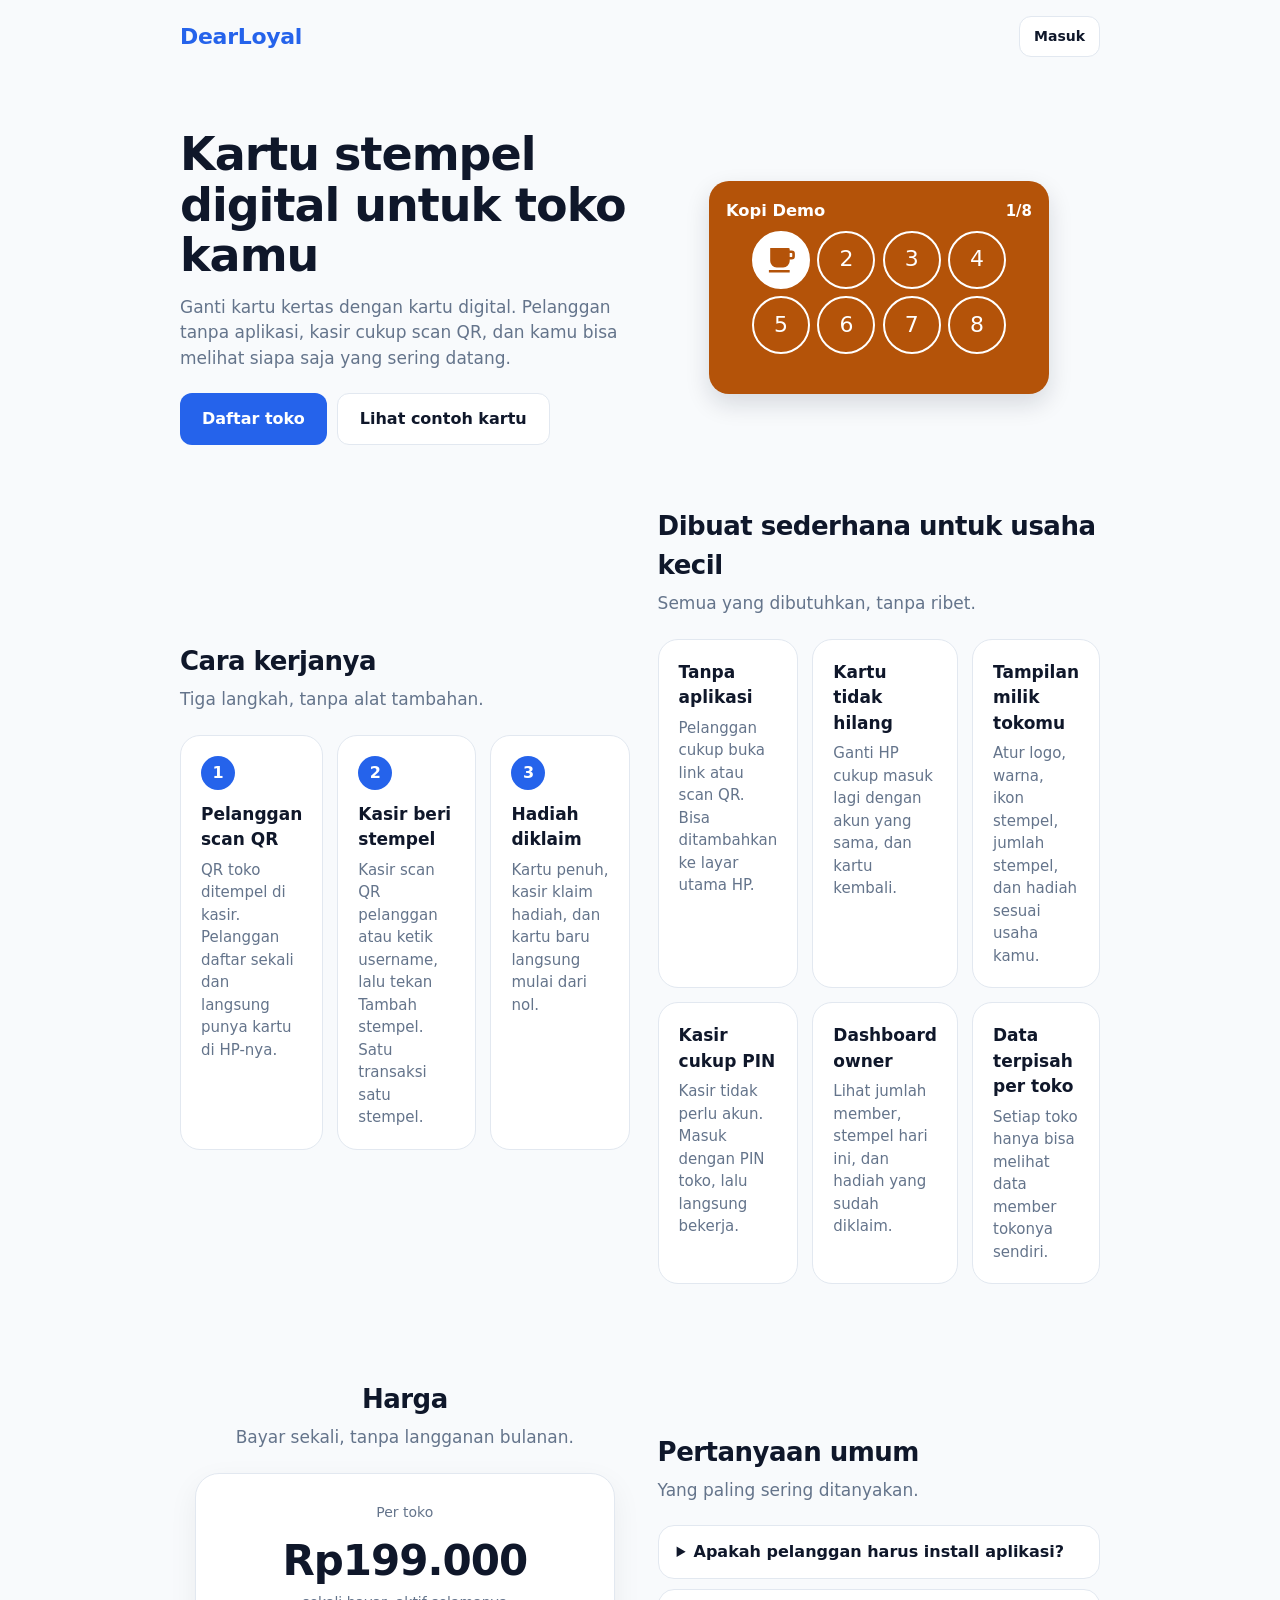
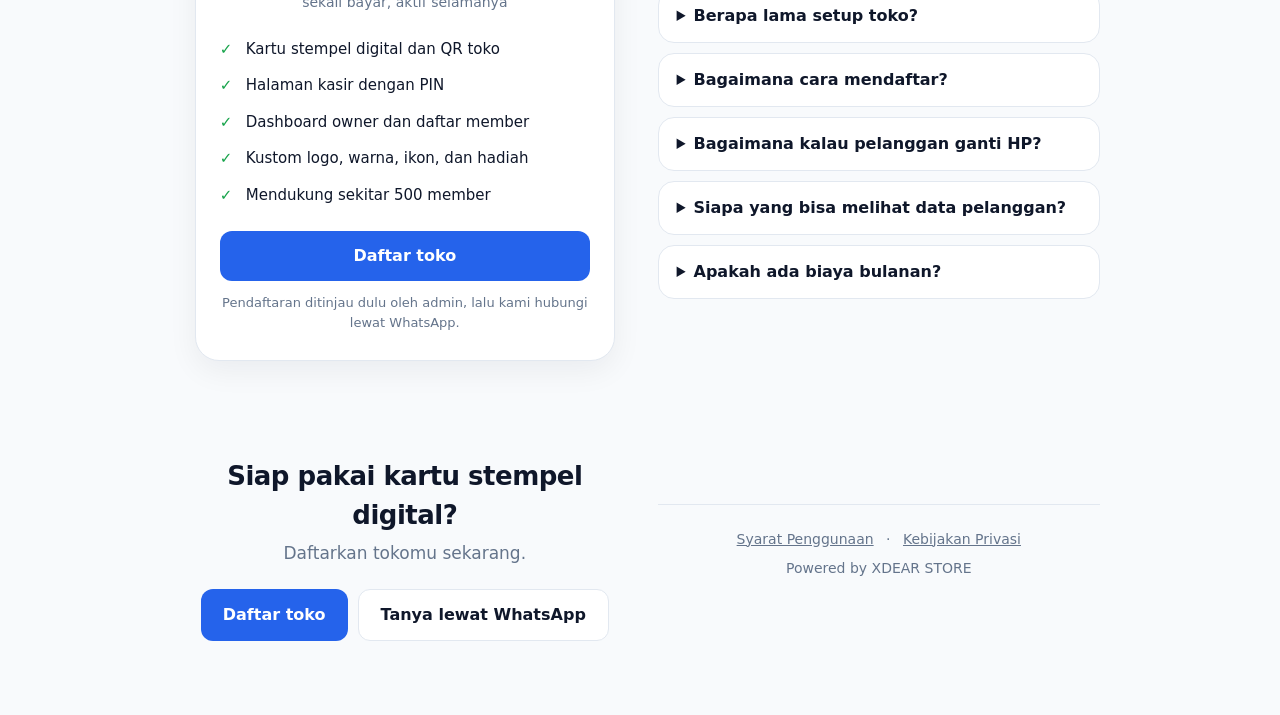
<file: index.html>
<!doctype html>
<html lang="id">
<head>
<meta charset="utf-8">
<meta name="viewport" content="width=device-width, initial-scale=1">
<title>DearLoyal | Kartu stempel digital untuk toko kamu</title>
<meta name="description" content="Kartu stempel digital untuk kafe, laundry, barbershop, dan toko kecil. Pelanggan tanpa aplikasi, setup sekitar 10 menit, bayar sekali.">
<link rel="stylesheet" href="/css/dl.css">
<script>document.documentElement.classList.add('js');</script>
<style>
  .w{max-width:960px;margin:0 auto;padding:0 20px}
  .top{display:flex;align-items:center;justify-content:space-between;padding:16px 0}
  .hero{display:grid;gap:28px;align-items:center;padding:24px 0 32px}
  @media (min-width:800px){.hero{grid-template-columns:1.1fr .9fr;padding:56px 0 40px}}
  .hero h1{font-size:clamp(30px,6vw,46px);line-height:1.1;letter-spacing:-1px;margin:0 0 14px}
  .hero p{color:var(--redup);font-size:17px;margin:0 0 22px}
  .btns{display:flex;gap:10px;flex-wrap:wrap}
  .btns .tombol{width:auto;padding:13px 22px;text-decoration:none}
  section{padding:34px 0}
  section h2{font-size:26px;letter-spacing:-.5px;margin:0 0 6px}
  .lead{color:var(--redup);margin:0 0 22px}
  .grid3{display:grid;gap:14px}
  @media (min-width:700px){.grid3{grid-template-columns:repeat(3,1fr)}}
  .fk{background:var(--kartu);border:1px solid var(--garis);border-radius:20px;padding:20px}
  .fk h3{margin:0 0 6px;font-size:17px}
  .fk p{margin:0;color:var(--redup);font-size:15px}
  .no{width:34px;height:34px;border-radius:50%;background:var(--utama);color:#fff;
    display:grid;place-items:center;font-weight:700;margin-bottom:12px}
  .harga{max-width:420px;margin:0 auto;text-align:center;background:var(--kartu);
    border:1px solid var(--garis);border-radius:24px;padding:28px 24px;
    box-shadow:0 10px 30px rgba(15,23,42,.06)}
  .harga .rp{font-size:42px;font-weight:800;letter-spacing:-1px;margin:6px 0 0}
  .harga ul{list-style:none;padding:0;margin:18px 0;text-align:left}
  .harga li{padding:7px 0 7px 26px;position:relative;font-size:15px}
  .harga li::before{content:"✓";position:absolute;left:0;color:var(--hijau);font-weight:700}
  details{background:var(--kartu);border:1px solid var(--garis);border-radius:16px;
    padding:14px 18px;margin-bottom:10px}
  summary{cursor:pointer;font-weight:600}
  details p{margin:10px 0 0;color:var(--redup);font-size:15px}
  footer{border-top:1px solid var(--garis);margin-top:24px;padding:24px 0 40px;
    font-size:14px;color:var(--redup);text-align:center}
  footer a{color:var(--redup);margin:0 8px}
  .js .rv{opacity:0;transform:translateY(18px);transition:opacity .6s ease,transform .6s ease}
  .js .rv.tampil{opacity:1;transform:none}
  .demo{max-width:340px;margin:0 auto;width:100%}
  .melayang{animation:melayang 5s ease-in-out infinite}
  @keyframes melayang{0%,100%{transform:translateY(0)}50%{transform:translateY(-8px)}}
</style>
</head>
<body>
<div class="w">
  <div class="top">
    <span class="merek">DearLoyal</span>
    <a class="tombol putih kecil" href="/masuk" style="text-decoration:none">Masuk</a>
  </div>

  <div class="hero">
    <div>
      <h1>Kartu stempel digital untuk toko kamu</h1>
      <p>Ganti kartu kertas dengan kartu digital. Pelanggan tanpa aplikasi, kasir cukup scan QR, dan kamu bisa melihat siapa saja yang sering datang.</p>
      <div class="btns">
        <a class="tombol" href="/owner">Daftar toko</a>
        <a class="tombol putih" href="/t/kopi-demo">Lihat contoh kartu</a>
      </div>
    </div>
    <div class="demo melayang">
      <div id="demoKartu"></!div>
    </div>
  </div>

  <section class="rv">
    <h2>Cara kerjanya</h2>
    <p class="lead">Tiga langkah, tanpa alat tambahan.</p>
    <div class="grid3">
      <div class="fk"><div class="no">1</div><h3>Pelanggan scan QR</h3>
        <p>QR toko ditempel di kasir. Pelanggan daftar sekali dan langsung punya kartu di HP-nya.</p></div>
      <div class="fk"><div class="no">2</div><h3>Kasir beri stempel</h3>
        <p>Kasir scan QR pelanggan atau ketik username, lalu tekan Tambah stempel. Satu transaksi satu stempel.</p></div>
      <div class="fk"><div class="no">3</div><h3>Hadiah diklaim</h3>
        <p>Kartu penuh, kasir klaim hadiah, dan kartu baru langsung mulai dari nol.</p></div>
    </div>
  </section>

  <section class="rv">
    <h2>Dibuat sederhana untuk usaha kecil</h2>
    <p class="lead">Semua yang dibutuhkan, tanpa ribet.</p>
    <div class="grid3">
      <div class="fk"><h3>Tanpa aplikasi</h3><p>Pelanggan cukup buka link atau scan QR. Bisa ditambahkan ke layar utama HP.</p></div>
      <div class="fk"><h3>Kartu tidak hilang</h3><p>Ganti HP cukup masuk lagi dengan akun yang sama, dan kartu kembali.</p></div>
      <div class="fk"><h3>Tampilan milik tokomu</h3><p>Atur logo, warna, ikon stempel, jumlah stempel, dan hadiah sesuai usaha kamu.</p></div>
      <div class="fk"><h3>Kasir cukup PIN</h3><p>Kasir tidak perlu akun. Masuk dengan PIN toko, lalu langsung bekerja.</p></div>
      <div class="fk"><h3>Dashboard owner</h3><p>Lihat jumlah member, stempel hari ini, dan hadiah yang sudah diklaim.</p></div>
      <div class="fk"><h3>Data terpisah per toko</h3><p>Setiap toko hanya bisa melihat data member tokonya sendiri.</p></div>
    </div>
  </section>

  <section class="rv">
    <h2 style="text-align:center">Harga</h2>
    <p class="lead" style="text-align:center">Bayar sekali, tanpa langganan bulanan.</p>
    <div class="harga">
      <div class="redup">Per toko</div>
      <div class="rp">Rp199.000</div>
      <div class="redup">sekali bayar, aktif selamanya</div>
      <ul>
        <li>Kartu stempel digital dan QR toko</li>
        <li>Halaman kasir dengan PIN</li>
        <li>Dashboard owner dan daftar member</li>
        <li>Kustom logo, warna, ikon, dan hadiah</li>
        <li>Mendukung sekitar 500 member</li>
      </ul>
      <a class="tombol" href="/owner" style="text-decoration:none">Daftar toko</a>
      <p class="redup" style="margin:12px 0 0;font-size:13px">Pendaftaran ditinjau dulu oleh admin, lalu kami hubungi lewat WhatsApp.</p>
    </div>
  </section>

  <section class="rv">
    <h2>Pertanyaan umum</h2>
    <p class="lead">Yang paling sering ditanyakan.</p>
    <details><summary>Apakah pelanggan harus install aplikasi?</summary>
      <p>Tidak. Pelanggan membuka link atau scan QR di browser HP, lalu masuk dengan Google atau email.</p></details>
    <details><summary>Berapa lama setup toko?</summary>
      <p>Sekitar 10 menit: unggah logo, pilih warna dan ikon, atur hadiah, buat PIN kasir, lalu cetak QR toko.</p></details>
    <details><summary>Bagaimana cara mendaftar?</summary>
      <p>Tekan Daftar toko, masuk dengan Google atau email, dan isi data toko. Admin akan menghubungi lewat WhatsApp, lalu setelah disetujui kamu bisa mulai setup.</p></details>
    <details><summary>Bagaimana kalau pelanggan ganti HP?</summary>
      <p>Cukup masuk lagi dengan akun yang sama. Kartu dan stempelnya masih ada.</p></details>
    <details><summary>Siapa yang bisa melihat data pelanggan?</summary>
      <p>Kasir hanya melihat nama dan jumlah stempel. Owner melihat nama, username, ID, dan stempel member tokonya. Email dan nomor HP pelanggan tidak ditampilkan.</p></details>
    <details><summary>Apakah ada biaya bulanan?</summary>
      <p>Tidak. Biaya per toko dibayar sekali dan toko aktif selamanya.</p></details>
  </section>

  <section class="rv" style="text-align:center">
    <h2>Siap pakai kartu stempel digital?</h2>
    <p class="lead">Daftarkan tokomu sekarang.</p>
    <div class="btns" style="justify-content:center">
      <a class="tombol" href="/owner">Daftar toko</a>
      <a class="tombol putih" id="waLink" href="/masuk" target="_blank" rel="noopener">Tanya lewat WhatsApp</a>
    </div>
  </section>

  <footer>
    <div><a href="/syarat">Syarat Penggunaan</a> · <a href="/privasi">Kebijakan Privasi</a></div>
    <div style="margin-top:8px">Powered by XDEAR STORE</div>
  </footer>
</div>

<script src="/js/config.js"></script>
<script src="/js/ui.js"></script>
<script>
/* tombol WhatsApp */
(function () {
  const wa = document.getElementById('waLink');
  const d = String((window.DL && DL.ADMIN_WA) || '').replace(/[^0-9]/g, '');
  if (d) wa.href = 'https://wa.me/' + d;
  else wa.style.display = 'none';
})();

/* muncul saat di-scroll */
(function () {
  const semua = document.querySelectorAll('.rv');
  if (!('IntersectionObserver' in window)) {
    semua.forEach(e => e.classList.add('tampil'));
    return;
  }
  const o = new IntersectionObserver((daftar) => {
    daftar.forEach(x => { if (x.isIntersecting) { x.target.classList.add('tampil'); o.unobserve(x.target); } });
  }, { threshold: 0.12 });
  semua.forEach(e => o.observe(e));
})();

/* kartu contoh: stempel terisi satu per satu */
(function () {
  const total = 8;
  const kartu = document.getElementById('demoKartu');
  kartu.innerHTML = kartuDesain({
    nama: 'Kopi Demo', warna: '#b45309', ikon: 'kopi', isi: 0, target: total,
    hadiah: 'Gratis 1 kopi susu', desain: { tampil: { hadiah: true } }
  });
  const bulat = kartu.querySelectorAll('.kd-st');
  const hitung = kartu.querySelector('.kd-jml');
  const kurang = window.matchMedia && matchMedia('(prefers-reduced-motion: reduce)').matches;
  let n = 0;

  function atur(k) {
    bulat.forEach((b, i) => {
      if (i < k) { b.classList.add('isi'); b.innerHTML = svgIkon('kopi'); }
      else { b.classList.remove('isi'); b.textContent = String(i + 1); }
    });
    hitung.textContent = k + '/' + total;
  }
  if (kurang) { atur(5); return; }
  setInterval(() => {
    if (n < total) n++;
    else n = 0;
    atur(n);
  }, 900);
})();
</script>
</body>
</html>
</file>
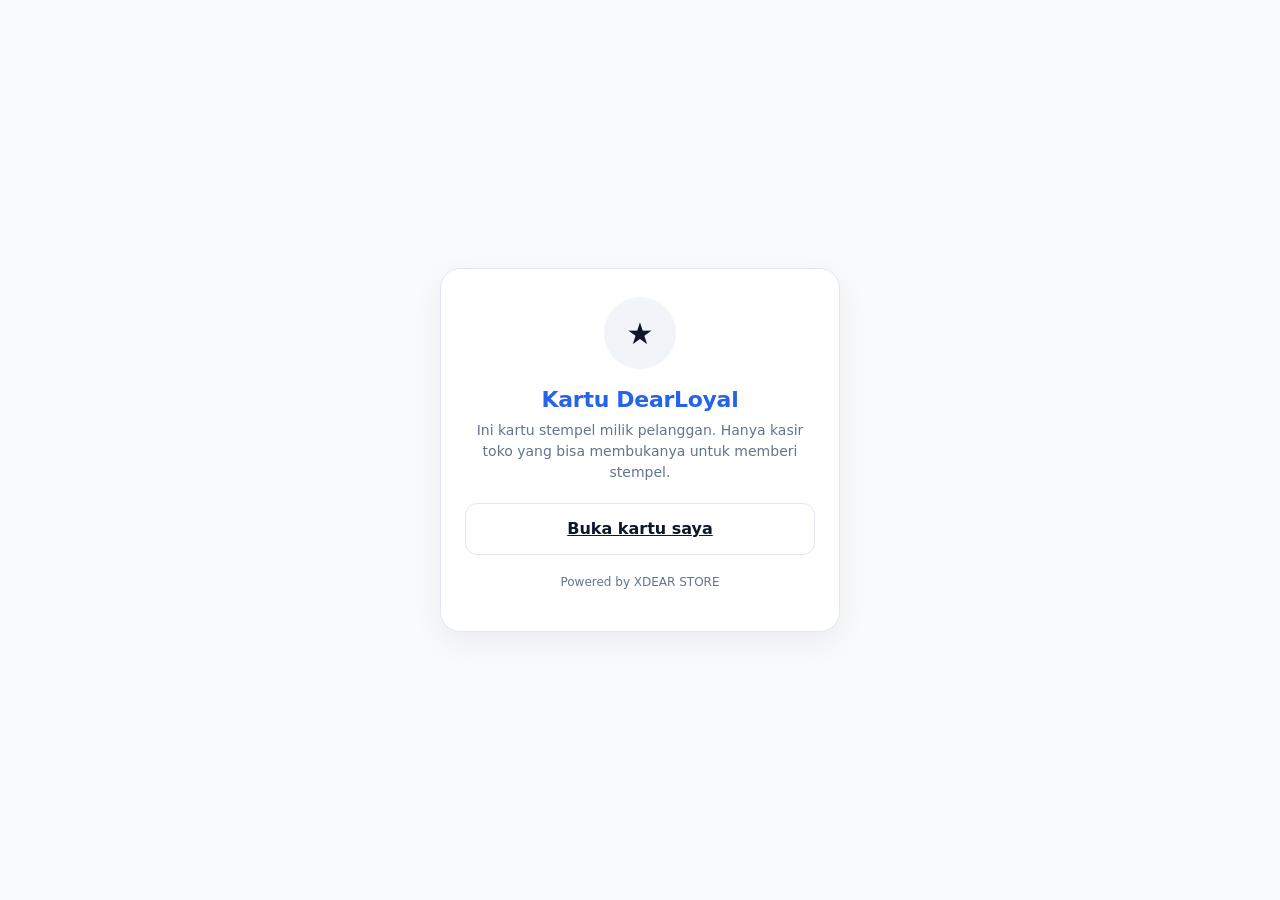
<file: c.html>
<!doctype html>
<html lang="id">
<head>
<meta charset="utf-8">
<meta name="viewport" content="width=device-width, initial-scale=1">
<meta name="robots" content="noindex">
<title>Kartu DearLoyal</title>
<link rel="stylesheet" href="/css/dl.css">
</head>
<body>
<div class="tengah">
  <div class="panel pusat">
    <div class="ikon-besar">★</div>
    <h1 class="merek">Kartu DearLoyal</h1>
    <p class="sub">Ini kartu stempel milik pelanggan. Hanya kasir toko yang bisa membukanya untuk memberi stempel.</p>
    <a class="tombol putih" href="/kartu">Buka kartu saya</a>
    <p class="foot">Powered by XDEAR STORE</p>
  </div>
</div>
</body>
</html>
</file>
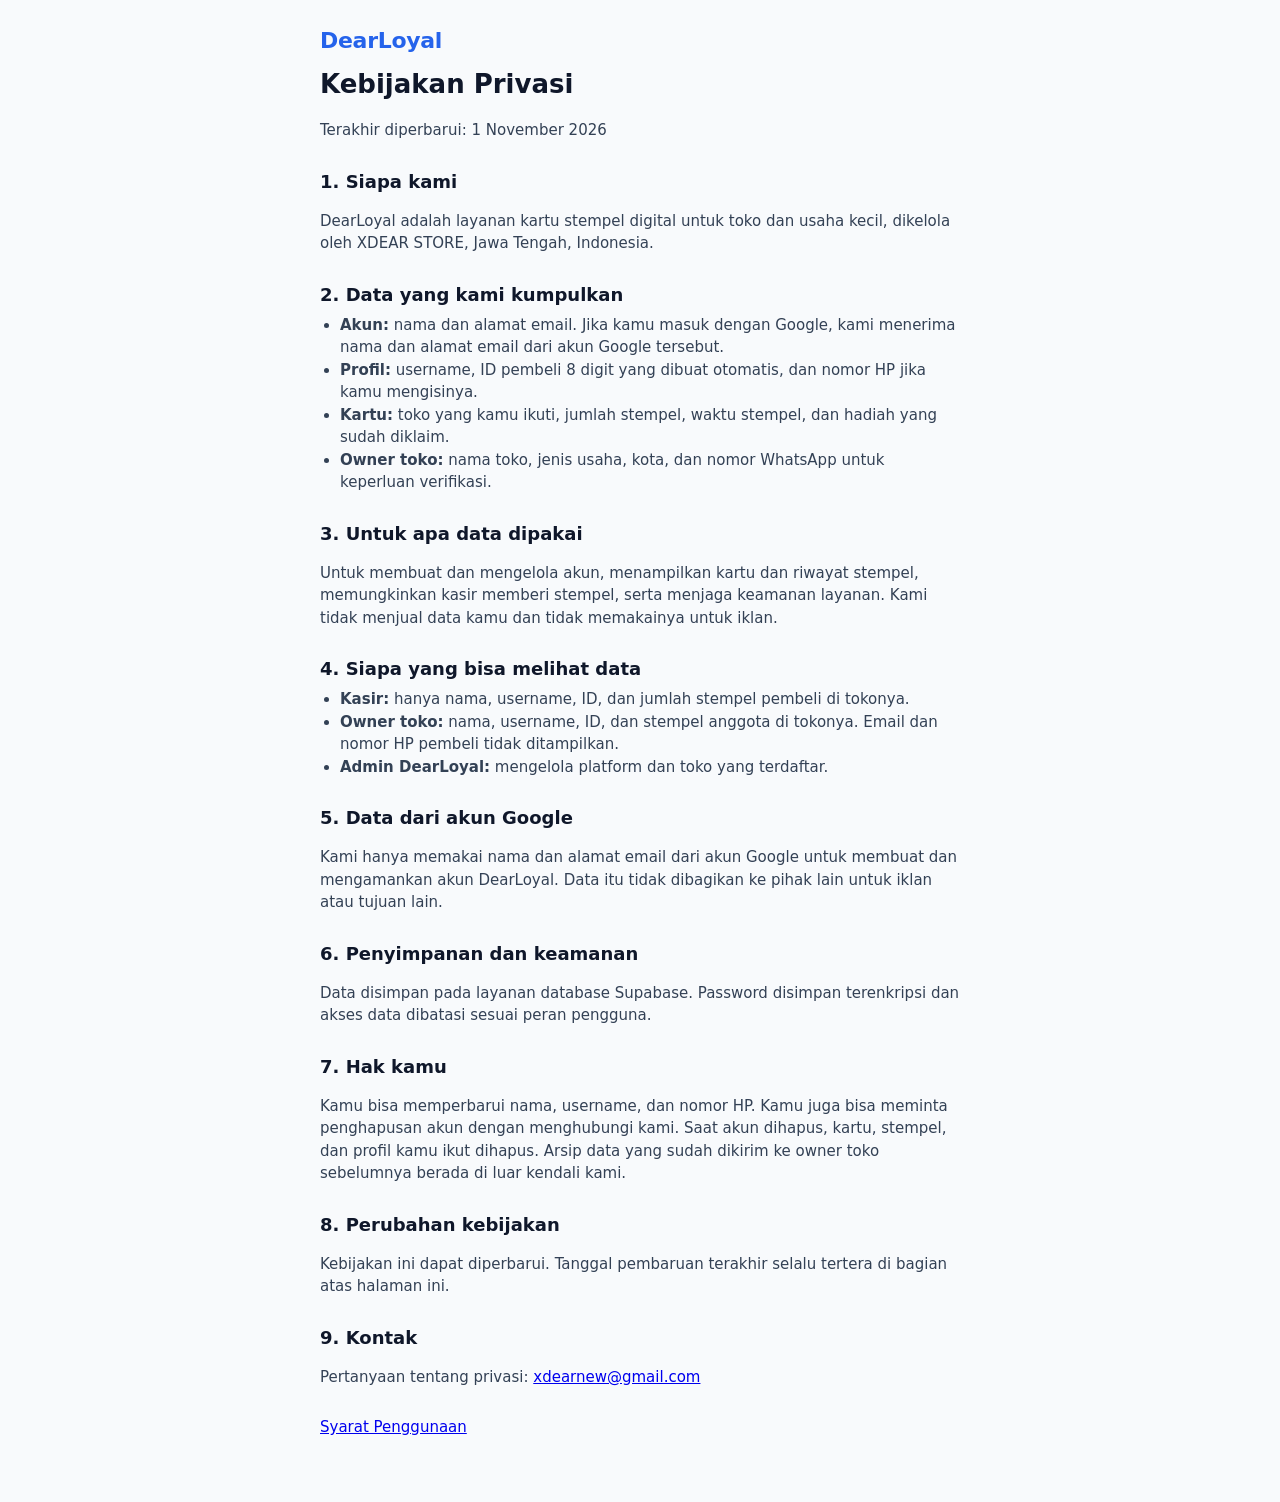
<file: privasi.html>
<!doctype html>
<html lang="id">
<head>
<meta charset="utf-8">
<meta name="viewport" content="width=device-width, initial-scale=1">
<title>Kebijakan Privasi | DearLoyal</title>
<link rel="stylesheet" href="/css/dl.css">
<style>
  .teks{max-width:680px;margin:0 auto;padding:24px 20px 48px}
  .teks h1{font-size:26px;margin:8px 0 4px}
  .teks h2{font-size:18px;margin:26px 0 6px}
  .teks p,.teks li{color:#334155;font-size:15px}
  .teks ul{padding-left:20px;margin:6px 0}
</style>
</head>
<body>
<div class="teks">
  <a href="/" class="merek" style="text-decoration:none">DearLoyal</a>
  <h1>Kebijakan Privasi</h1>
  <p class="redup">Terakhir diperbarui: 1 November 2026</p>

  <h2>1. Siapa kami</h2>
  <p>DearLoyal adalah layanan kartu stempel digital untuk toko dan usaha kecil, dikelola oleh XDEAR STORE, Jawa Tengah, Indonesia.</p>

  <h2>2. Data yang kami kumpulkan</h2>
  <ul>
    <li><strong>Akun:</strong> nama dan alamat email. Jika kamu masuk dengan Google, kami menerima nama dan alamat email dari akun Google tersebut.</li>
    <li><strong>Profil:</strong> username, ID pembeli 8 digit yang dibuat otomatis, dan nomor HP jika kamu mengisinya.</li>
    <li><strong>Kartu:</strong> toko yang kamu ikuti, jumlah stempel, waktu stempel, dan hadiah yang sudah diklaim.</li>
    <li><strong>Owner toko:</strong> nama toko, jenis usaha, kota, dan nomor WhatsApp untuk keperluan verifikasi.</li>
  </ul>

  <h2>3. Untuk apa data dipakai</h2>
  <p>Untuk membuat dan mengelola akun, menampilkan kartu dan riwayat stempel, memungkinkan kasir memberi stempel, serta menjaga keamanan layanan. Kami tidak menjual data kamu dan tidak memakainya untuk iklan.</p>

  <h2>4. Siapa yang bisa melihat data</h2>
  <ul>
    <li><strong>Kasir:</strong> hanya nama, username, ID, dan jumlah stempel pembeli di tokonya.</li>
    <li><strong>Owner toko:</strong> nama, username, ID, dan stempel anggota di tokonya. Email dan nomor HP pembeli tidak ditampilkan.</li>
    <li><strong>Admin DearLoyal:</strong> mengelola platform dan toko yang terdaftar.</li>
  </ul>

  <h2>5. Data dari akun Google</h2>
  <p>Kami hanya memakai nama dan alamat email dari akun Google untuk membuat dan mengamankan akun DearLoyal. Data itu tidak dibagikan ke pihak lain untuk iklan atau tujuan lain.</p>

  <h2>6. Penyimpanan dan keamanan</h2>
  <p>Data disimpan pada layanan database Supabase. Password disimpan terenkripsi dan akses data dibatasi sesuai peran pengguna.</p>

  <h2>7. Hak kamu</h2>
  <p>Kamu bisa memperbarui nama, username, dan nomor HP. Kamu juga bisa meminta penghapusan akun dengan menghubungi kami. Saat akun dihapus, kartu, stempel, dan profil kamu ikut dihapus. Arsip data yang sudah dikirim ke owner toko sebelumnya berada di luar kendali kami.</p>

  <h2>8. Perubahan kebijakan</h2>
  <p>Kebijakan ini dapat diperbarui. Tanggal pembaruan terakhir selalu tertera di bagian atas halaman ini.</p>

  <h2>9. Kontak</h2>
  <p>Pertanyaan tentang privasi: <a href="mailto:xdearnew@gmail.com">xdearnew@gmail.com</a></p>

  <p style="margin-top:28px"><a href="/syarat">Syarat Penggunaan</a></p>
</div>
</body>
</html>
</file>
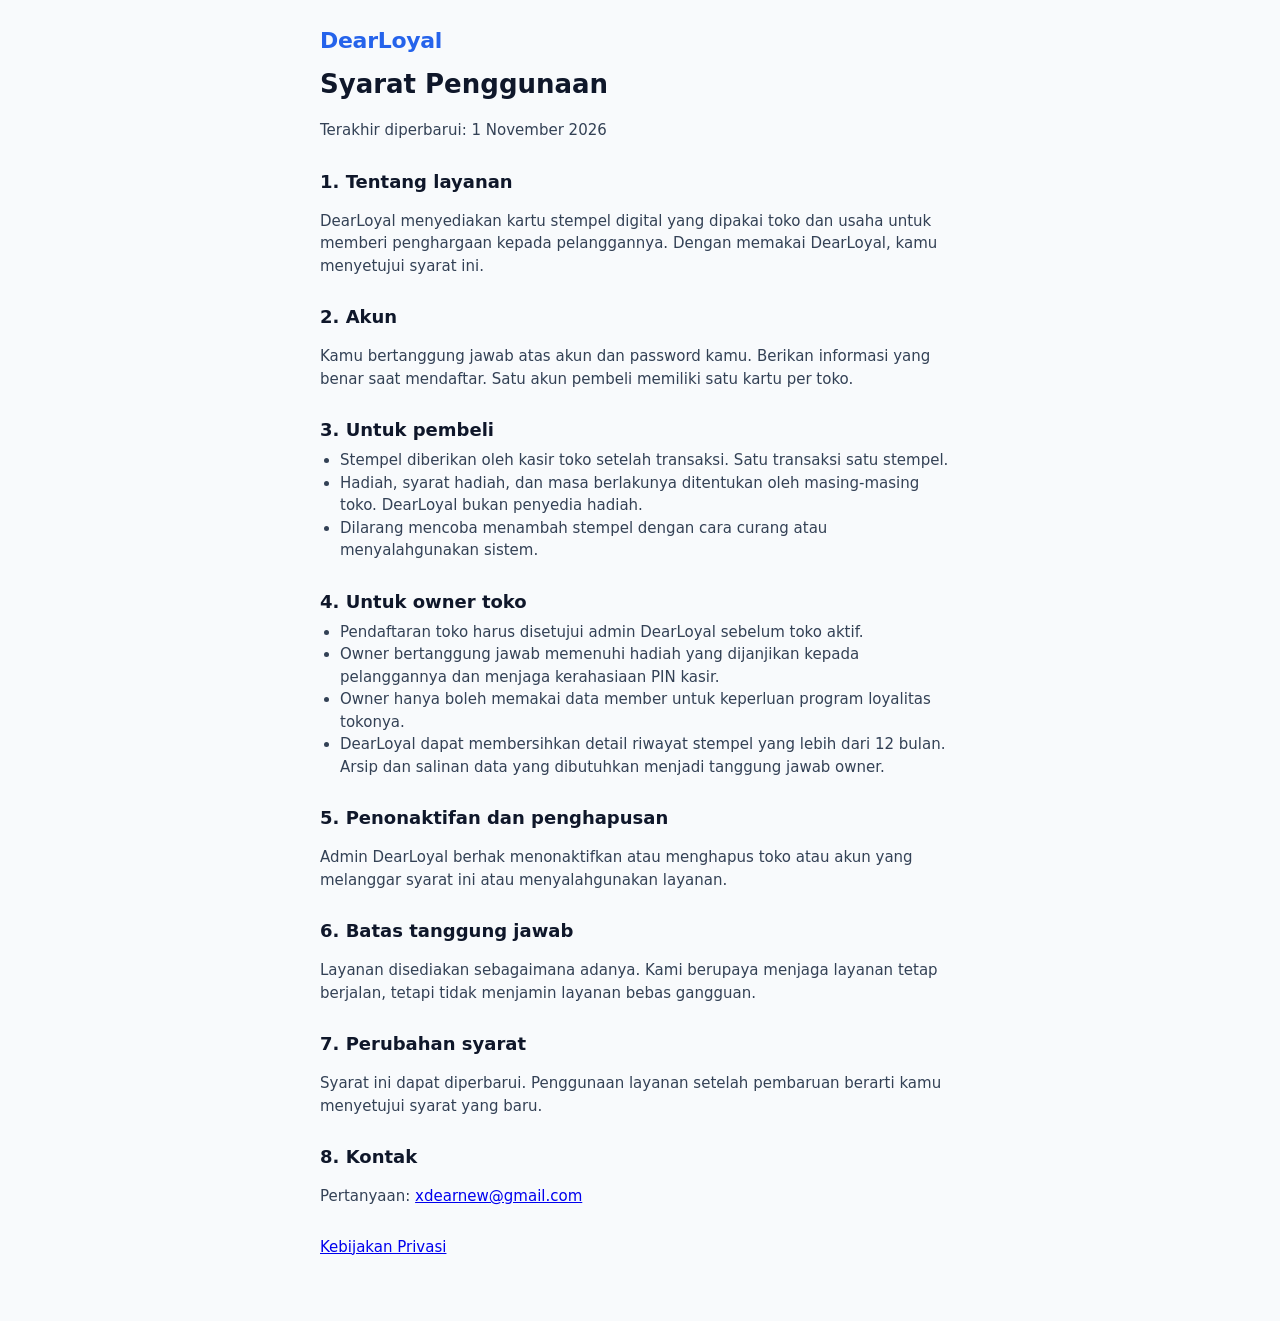
<file: syarat.html>
<!doctype html>
<html lang="id">
<head>
<meta charset="utf-8">
<meta name="viewport" content="width=device-width, initial-scale=1">
<title>Syarat Penggunaan | DearLoyal</title>
<link rel="stylesheet" href="/css/dl.css">
<style>
  .teks{max-width:680px;margin:0 auto;padding:24px 20px 48px}
  .teks h1{font-size:26px;margin:8px 0 4px}
  .teks h2{font-size:18px;margin:26px 0 6px}
  .teks p,.teks li{color:#334155;font-size:15px}
  .teks ul{padding-left:20px;margin:6px 0}
</style>
</head>
<body>
<div class="teks">
  <a href="/" class="merek" style="text-decoration:none">DearLoyal</a>
  <h1>Syarat Penggunaan</h1>
  <p class="redup">Terakhir diperbarui: 1 November 2026</p>

  <h2>1. Tentang layanan</h2>
  <p>DearLoyal menyediakan kartu stempel digital yang dipakai toko dan usaha untuk memberi penghargaan kepada pelanggannya. Dengan memakai DearLoyal, kamu menyetujui syarat ini.</p>

  <h2>2. Akun</h2>
  <p>Kamu bertanggung jawab atas akun dan password kamu. Berikan informasi yang benar saat mendaftar. Satu akun pembeli memiliki satu kartu per toko.</p>

  <h2>3. Untuk pembeli</h2>
  <ul>
    <li>Stempel diberikan oleh kasir toko setelah transaksi. Satu transaksi satu stempel.</li>
    <li>Hadiah, syarat hadiah, dan masa berlakunya ditentukan oleh masing-masing toko. DearLoyal bukan penyedia hadiah.</li>
    <li>Dilarang mencoba menambah stempel dengan cara curang atau menyalahgunakan sistem.</li>
  </ul>

  <h2>4. Untuk owner toko</h2>
  <ul>
    <li>Pendaftaran toko harus disetujui admin DearLoyal sebelum toko aktif.</li>
    <li>Owner bertanggung jawab memenuhi hadiah yang dijanjikan kepada pelanggannya dan menjaga kerahasiaan PIN kasir.</li>
    <li>Owner hanya boleh memakai data member untuk keperluan program loyalitas tokonya.</li>
    <li>DearLoyal dapat membersihkan detail riwayat stempel yang lebih dari 12 bulan. Arsip dan salinan data yang dibutuhkan menjadi tanggung jawab owner.</li>
  </ul>

  <h2>5. Penonaktifan dan penghapusan</h2>
  <p>Admin DearLoyal berhak menonaktifkan atau menghapus toko atau akun yang melanggar syarat ini atau menyalahgunakan layanan.</p>

  <h2>6. Batas tanggung jawab</h2>
  <p>Layanan disediakan sebagaimana adanya. Kami berupaya menjaga layanan tetap berjalan, tetapi tidak menjamin layanan bebas gangguan.</p>

  <h2>7. Perubahan syarat</h2>
  <p>Syarat ini dapat diperbarui. Penggunaan layanan setelah pembaruan berarti kamu menyetujui syarat yang baru.</p>

  <h2>8. Kontak</h2>
  <p>Pertanyaan: <a href="mailto:xdearnew@gmail.com">xdearnew@gmail.com</a></p>

  <p style="margin-top:28px"><a href="/privasi">Kebijakan Privasi</a></p>
</div>
</body>
</html>
</file>
<file: css/dl.css>
:root{
  --utama:#2563eb; --utama-gelap:#1d4ed8;
  --bg:#f8fafc; --kartu:#ffffff; --teks:#0f172a; --redup:#64748b;
  --garis:#e2e8f0; --merah:#dc2626; --hijau:#16a34a;
}
*{box-sizing:border-box}
html{-webkit-text-size-adjust:100%}
body{margin:0;min-height:100vh;background:var(--bg);color:var(--teks);
  font-family:system-ui,-apple-system,"Segoe UI",Roboto,sans-serif;line-height:1.5}
@keyframes muncul{from{opacity:0;transform:translateY(12px)}to{opacity:1;transform:none}}

.tengah{min-height:100vh;display:grid;place-items:center;padding:20px}
.panel{width:100%;max-width:400px;background:var(--kartu);border:1px solid var(--garis);
  border-radius:20px;padding:28px 24px;box-shadow:0 10px 30px rgba(15,23,42,.06);
  animation:muncul .45s ease both}
.merek{font-size:22px;font-weight:700;letter-spacing:-.3px;color:var(--utama);margin:0}
.sub{margin:4px 0 20px;color:var(--redup);font-size:14px}

.tab{display:grid;grid-template-columns:1fr 1fr;background:#f1f5f9;
  border-radius:12px;padding:4px;margin-bottom:18px}
.tab button{border:0;background:transparent;padding:10px;border-radius:9px;
  font:inherit;font-weight:600;color:var(--redup);cursor:pointer;
  transition:background .2s,color .2s,box-shadow .2s}
.tab button.aktif{background:#fff;color:var(--teks);box-shadow:0 1px 4px rgba(15,23,42,.1)}

.tombol{display:flex;align-items:center;justify-content:center;gap:10px;width:100%;
  border:0;border-radius:12px;padding:13px 16px;font:inherit;font-weight:600;
  cursor:pointer;background:var(--utama);color:#fff;
  transition:background .2s,transform .12s,opacity .2s}
.tombol:hover{background:var(--utama-gelap)}
.tombol:active{transform:scale(.98)}
.tombol:disabled{opacity:.6;cursor:not-allowed}
.tombol.putih{background:#fff;color:var(--teks);border:1px solid var(--garis)}
.tombol.putih:hover{background:#f8fafc}
.tombol.kecil{width:auto;padding:9px 14px;font-size:14px}
.g{font-weight:800;color:#4285f4;font-size:18px}

.pisah{display:flex;align-items:center;gap:12px;margin:18px 0;color:var(--redup);font-size:13px}
.pisah::before,.pisah::after{content:"";flex:1;height:1px;background:var(--garis)}

label{display:block;font-size:13px;font-weight:600;margin:0 0 6px}
input{width:100%;padding:12px 14px;border:1px solid var(--garis);border-radius:12px;
  font:inherit;background:#fff;color:var(--teks);
  transition:border-color .2s,box-shadow .2s}
input:focus{outline:none;border-color:var(--utama);box-shadow:0 0 0 3px rgba(37,99,235,.15)}
.baris{margin-bottom:14px}

.pesan{display:none;margin-top:14px;padding:11px 13px;border-radius:12px;font-size:14px}
.pesan.tampil{display:block;animation:muncul .3s ease both}
.pesan.galat{background:#fef2f2;color:var(--merah)}
.pesan.ok{background:#f0fdf4;color:var(--hijau)}

.hal{max-width:560px;margin:0 auto;padding:20px}
.atas{display:flex;align-items:center;justify-content:space-between;margin-bottom:20px}
.kartu-profil{background:var(--kartu);border:1px solid var(--garis);border-radius:20px;
  padding:22px;animation:muncul .45s ease both}
.kartu-profil h2{margin:0;font-size:20px}
.redup{color:var(--redup);font-size:14px}
.id{margin-top:14px;font-size:26px;font-weight:700;letter-spacing:2px}
.kosong{margin-top:16px;padding:28px 16px;text-align:center;
  border:1px dashed var(--garis);border-radius:20px;color:var(--redup);
  animation:muncul .55s ease both}

@media (prefers-reduced-motion:reduce){
  *{animation:none!important;transition:none!important}
}

/* Kartu stempel */
.daftar{display:grid;gap:14px;margin-top:16px}
.kt{display:block;text-decoration:none;color:#fff;border-radius:20px;padding:18px;
  background:linear-gradient(135deg,var(--w,#2563eb),color-mix(in srgb,var(--w,#2563eb) 65%,#000));
  box-shadow:0 10px 24px rgba(15,23,42,.14);animation:muncul .5s ease both;
  transition:transform .15s}
a.kt:active{transform:scale(.985)}
.kt.mati{filter:grayscale(1);opacity:.7}
.kt-atas{display:flex;justify-content:space-between;align-items:center;font-size:17px;margin-bottom:14px}
.kt-info{margin-top:14px;font-size:13px;opacity:.92}
.stg{display:grid;gap:10px}
.st{aspect-ratio:1;display:grid;place-items:center;border-radius:50%;
  border:2px dashed rgba(255,255,255,.55);font-size:14px;color:rgba(255,255,255,.75);
  animation:muncul .4s ease both}
.st.isi{background:#fff;border:2px solid #fff;color:var(--w,#2563eb);font-size:20px;
  animation:cap .45s cubic-bezier(.2,1.4,.4,1) both}
@keyframes cap{from{opacity:0;transform:scale(1.8) rotate(-20deg)}to{opacity:1;transform:none}}

/* Halaman toko */
.pusat{text-align:center}
.ikon-besar{width:72px;height:72px;margin:0 auto 14px;display:grid;place-items:center;
  border-radius:50%;background:#f1f5f9;font-size:30px;animation:denyut 2s ease-in-out infinite}
@keyframes denyut{0%,100%{transform:scale(1)}50%{transform:scale(1.08)}}
.hadiah{margin:16px 0;padding:12px;border-radius:12px;background:#f8fafc;
  border:1px solid var(--garis);font-size:14px}
.foot{margin-top:18px;font-size:12px;color:var(--redup)}

/* QR pembeli */
.qr-kotak{margin-top:16px;background:var(--kartu);border:1px solid var(--garis);
  border-radius:20px;padding:20px;text-align:center;animation:muncul .5s ease both}
#qr svg{width:100%;max-width:240px;height:auto;border-radius:12px;border:1px solid var(--garis)}
.qr-kotak .redup{margin:12px 0}

/* Kasir */
.pin{text-align:center;font-size:24px;letter-spacing:8px}
.hasil{margin-top:16px;background:var(--kartu);border:1px solid var(--garis);
  border-radius:20px;padding:18px;animation:muncul .4s ease both}
.hasil h2{margin:0;font-size:20px}
.aksi{display:grid;gap:10px;margin-top:14px}
.tombol.merah{background:#fff;color:var(--merah);border:1px solid #fecaca}
.tombol.merah:hover{background:#fef2f2}
.tombol.hijau{background:var(--hijau)}
.tombol.hijau:hover{background:#15803d}
.cari{display:grid;grid-template-columns:1fr auto;gap:8px}
.scan{position:fixed;inset:0;background:#000;z-index:50;display:none;flex-direction:column}
.scan.tampil{display:flex}
.scan video{flex:1;width:100%;min-height:0;object-fit:cover}
.scan .bawah{padding:16px;text-align:center;color:#fff}

/* Admin */
.lebar{max-width:1000px}
.chips{display:flex;gap:8px;flex-wrap:wrap;margin:0 0 16px}
.chip{border:1px solid var(--garis);background:#fff;border-radius:999px;padding:8px 14px;
  font:inherit;font-size:14px;cursor:pointer;color:var(--redup);transition:all .2s}
.chip.aktif{background:var(--teks);color:#fff;border-color:var(--teks)}
.grid-tk{display:grid;grid-template-columns:repeat(auto-fill,minmax(300px,1fr));gap:14px}
.tk{background:var(--kartu);border:1px solid var(--garis);border-radius:16px;
  padding:16px;animation:muncul .4s ease both}
.tk h3{margin:0 0 4px;font-size:17px}
.tk .meta{font-size:13px;color:var(--redup);margin:2px 0;word-break:break-word}
.tk .aksi{grid-template-columns:repeat(auto-fit,minmax(120px,1fr))}
.badge{display:inline-block;padding:3px 10px;border-radius:999px;font-size:12px;font-weight:600}
.badge.menunggu{background:#fef3c7;color:#92400e}
.badge.aktif{background:#dcfce7;color:#166534}
.badge.nonaktif{background:#e2e8f0;color:#334155}
.badge.ditolak{background:#fee2e2;color:#991b1b}

/* Owner */
select{width:100%;padding:12px 14px;border:1px solid var(--garis);border-radius:12px;
  font:inherit;background:#fff;color:var(--teks)}
.cek{display:flex;gap:8px;align-items:flex-start;font-weight:400;font-size:14px}
.cek input{width:auto;margin-top:3px}
.angka{display:grid;grid-template-columns:repeat(2,1fr);gap:12px;margin-top:16px}
@media (min-width:700px){.angka{grid-template-columns:repeat(4,1fr)}}
.ang{background:var(--kartu);border:1px solid var(--garis);border-radius:16px;
  padding:14px;animation:muncul .4s ease both}
.ang b{display:block;font-size:26px;letter-spacing:-.5px}
.ang span{font-size:13px;color:var(--redup)}
.sec{background:var(--kartu);border:1px solid var(--garis);border-radius:20px;
  padding:18px;margin-top:16px;animation:muncul .45s ease both}
.sec h3{margin:0 0 12px;font-size:16px}
.mem{display:flex;justify-content:space-between;gap:12px;padding:12px 0;
  border-bottom:1px solid var(--garis)}
.mem:last-child{border-bottom:0}
.qr-toko svg{width:100%;max-width:220px;height:auto;border-radius:12px;border:1px solid var(--garis)}
.baris-aksi{display:flex;gap:8px;flex-wrap:wrap;margin-top:12px}
.hal-nav{display:flex;align-items:center;justify-content:space-between;margin-top:12px}

/* Pengaturan toko */
.warna-pilih{display:flex;gap:10px;flex-wrap:wrap}
.sw{width:36px;height:36px;border-radius:50%;border:3px solid #fff;
  box-shadow:0 0 0 1px var(--garis);cursor:pointer;transition:transform .15s}
.sw:active{transform:scale(.9)}
.sw.pilih{box-shadow:0 0 0 3px var(--teks)}
.dua{display:grid;grid-template-columns:1fr 1fr;gap:12px}
textarea{width:100%;padding:12px 14px;border:1px solid var(--garis);border-radius:12px;
  font:inherit;background:#fff;color:var(--teks);resize:vertical}
textarea:focus{outline:none;border-color:var(--utama);box-shadow:0 0 0 3px rgba(37,99,235,.15)}
.pratinjau{margin-bottom:16px}

.badge.dihapus{background:#e2e8f0;color:#475569}
.dropzona{padding:14px;border:1px dashed var(--garis);border-radius:12px;background:#f8fafc}

/* ---------- lonceng notifikasi ---------- */
.lonceng{position:relative;display:inline-block}
.lonceng-tombol{position:relative;display:grid;place-items:center;width:40px;height:40px;
  border:1px solid var(--garis);border-radius:12px;background:#fff;color:var(--teks);
  cursor:pointer;transition:background .2s,transform .12s}
.lonceng-tombol:hover{background:#f8fafc}
.lonceng-tombol:active{transform:scale(.96)}
.lonceng-angka{position:absolute;top:-6px;right:-6px;min-width:18px;height:18px;padding:0 5px;
  border-radius:9px;background:var(--merah);color:#fff;font-size:11px;font-weight:700;
  display:none;align-items:center;justify-content:center}
.lonceng-angka.ada{display:flex}
.lonceng-panel{position:fixed;top:64px;left:16px;right:16px;margin-left:auto;max-width:360px;
  max-height:70vh;overflow:auto;background:#fff;border:1px solid var(--garis);border-radius:16px;
  box-shadow:0 12px 32px rgba(15,23,42,.14);display:none;z-index:50}
.lonceng-panel.buka{display:block;animation:muncul .25s ease both}
.lonceng-judul{padding:14px 16px;font-weight:700;border-bottom:1px solid var(--garis)}
.lonceng-item{padding:12px 16px;border-bottom:1px solid var(--garis);font-size:14px}
.lonceng-item:last-child{border-bottom:0}
.lonceng-item.baru{background:#eff6ff}
.lonceng-item b{display:block;margin-bottom:2px}
.lonceng-item .redup{font-size:12px;margin-top:4px}
.lonceng-kosong{padding:24px 16px;text-align:center;color:var(--redup);font-size:14px}

@media (min-width:640px){
  .lonceng-panel{position:absolute;top:48px;left:auto;right:0;width:340px;margin-left:0}
}

.lonceng-dari{margin-bottom:6px}
.lonceng-label{display:inline-flex;align-items:center;gap:5px;padding:2px 9px;border-radius:999px;
  color:#fff;font-size:11px;font-weight:700}
.lonceng-label.dl{background:var(--utama)}
.lonceng-item{word-break:break-word}
.lonceng-item a{color:var(--utama);word-break:break-all}

/* ---------- kartu ukuran tetap 8:5 ---------- */
.kd-bungkus{display:block;text-decoration:none;color:inherit;animation:muncul .5s ease both;transition:transform .15s}
a.kd-bungkus:active{transform:scale(.985)}
.kd-bungkus.mati .kd{filter:grayscale(1);opacity:.7}
.kd-info{margin-top:8px;font-size:13px;color:var(--redup);text-align:center}
.kd{container-type:inline-size;position:relative;width:100%;aspect-ratio:8/5;border-radius:20px;
  overflow:hidden;background:var(--bg);color:var(--tx);box-shadow:0 10px 24px rgba(15,23,42,.14);
  --dmaks:17cqw}
.kd.ada-hadiah{--dmaks:14.5cqw}
.kd-isi{position:absolute;inset:0;padding:5cqw;display:grid;grid-template-rows:auto 1fr auto;min-height:0}
.kd-atas{display:flex;align-items:center;justify-content:space-between;gap:3cqw;font-size:4.8cqw;min-height:8cqw}
.kd-nama{display:flex;align-items:center;gap:2.5cqw;min-width:0;font-weight:700}
.kd-nama span{overflow:hidden;text-overflow:ellipsis;white-space:nowrap}
.kd-nama img{width:8cqw !important;height:8cqw !important;border-radius:2cqw !important;flex:none}
.kd-jml{margin-left:auto;font-weight:600;font-size:4.4cqw;white-space:nowrap}
.kd-grid{display:grid;grid-template-columns:repeat(var(--k),var(--d));gap:2.2cqw;
  justify-content:center;align-content:center;
  --d:min(calc((90cqw - (var(--k) - 1) * 2.2cqw) / var(--k)),var(--dmaks))}
.kd-st{width:var(--d);height:var(--d);border-radius:50%;display:grid;place-items:center;
  border:max(1.5px,.7cqw) solid var(--gr);font-size:calc(var(--d) * .38);color:var(--an);
  animation:muncul .4s ease both}
.kd-st.isi{background:var(--si);color:var(--ik);animation:cap .45s cubic-bezier(.2,1.4,.4,1) both}
.kd-st svg{width:58%;height:58%}
.kd-hadiah{font-size:3.7cqw;white-space:nowrap;overflow:hidden;text-overflow:ellipsis;min-height:5cqw}

.chip.aktif{background:var(--utama);color:#fff;border-color:var(--utama)}

.ik-grid{display:grid;grid-template-columns:repeat(auto-fill,minmax(52px,1fr));gap:8px}
.ik-pilih{display:flex;align-items:center;justify-content:center;height:52px;padding:0;border:2px solid var(--garis);border-radius:12px;background:#fff;color:var(--teks);cursor:pointer}
.ik-pilih svg{width:26px;height:26px}
.ik-pilih.pilih{border-color:var(--utama);background:color-mix(in srgb,var(--utama) 10%,#fff)}

.ik-wrap{position:relative}
.ik-wrap .ik-pilih{width:100%}
.ik-aksi{position:absolute;top:-8px;right:-8px;width:30px;height:30px;padding:0;display:flex;align-items:center;justify-content:center;border:1px solid var(--garis);border-radius:50%;background:#fff;color:var(--teks);cursor:pointer}
.ik-aksi svg{width:16px;height:16px}
.ik-kepala{display:flex;justify-content:flex-end;margin-bottom:10px}
.ik-judul{display:flex;justify-content:space-between;align-items:center;margin:16px 0 10px}
.ik-pilih.mati{opacity:.45;cursor:default}

.kd{position:relative;isolation:isolate;overflow:hidden}
.kd-latar{position:absolute;z-index:-1;max-width:none;height:auto;pointer-events:none;user-select:none;-webkit-user-drag:none}

.lekat{position:sticky;top:0;z-index:5;background:var(--kartu);padding:8px 0 10px;margin-bottom:4px;border-bottom:1px solid var(--garis)}
.lekat-kartu{width:min(62%,250px);margin:0 auto}
.tanda-simpan{margin-top:8px;text-align:center;font-size:13px;color:var(--redup)}
.tanda-simpan.kotor{color:#b45309;font-weight:600}
.grup{padding:16px 0;border-top:1px solid var(--garis)}
.grup-judul{font-size:14px;font-weight:700;margin:0 0 10px}

.saklar{display:flex;align-items:center;justify-content:space-between;gap:12px;padding:8px 0}
.saklar-teks{font-size:14px;font-weight:600}
.sk{position:relative;flex:none;width:46px;height:26px;padding:0;border:0;border-radius:999px;background:#cbd5e1;cursor:pointer;transition:background .2s}
.sk::after{content:"";position:absolute;top:3px;left:3px;width:20px;height:20px;border-radius:50%;background:#fff;box-shadow:0 1px 3px rgba(15,23,42,.3);transition:transform .2s}
.sk[aria-checked="true"]{background:var(--utama)}
.sk[aria-checked="true"]::after{transform:translateX(20px)}
.sk:disabled{opacity:.5;cursor:not-allowed}
.saklar-latar{display:flex;align-items:center;gap:12px;margin-bottom:14px;font-size:14px;font-weight:600;color:var(--redup)}
.saklar-latar .on{color:var(--teks)}
.chip-pro{display:inline-block;margin-left:6px;padding:1px 7px;border-radius:999px;background:#fef3c7;color:#92400e;font-size:11px}
</file>
